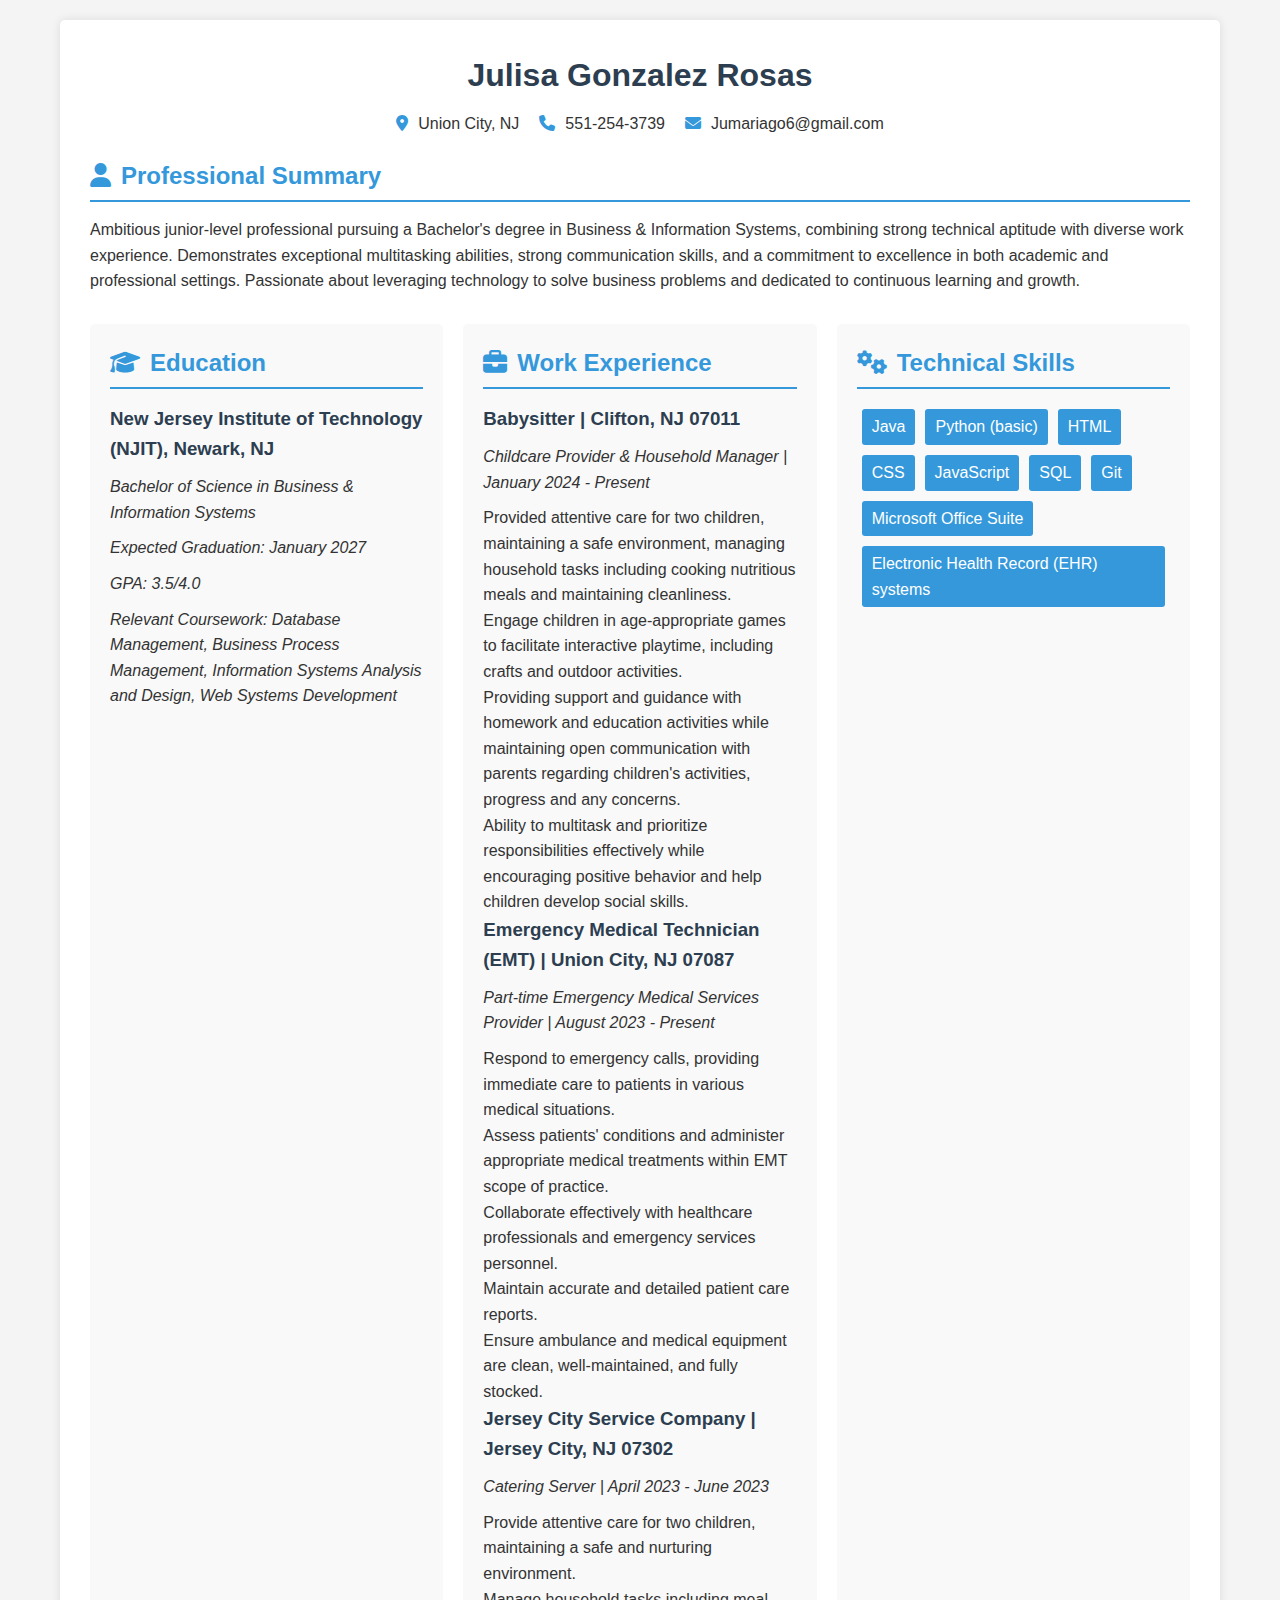
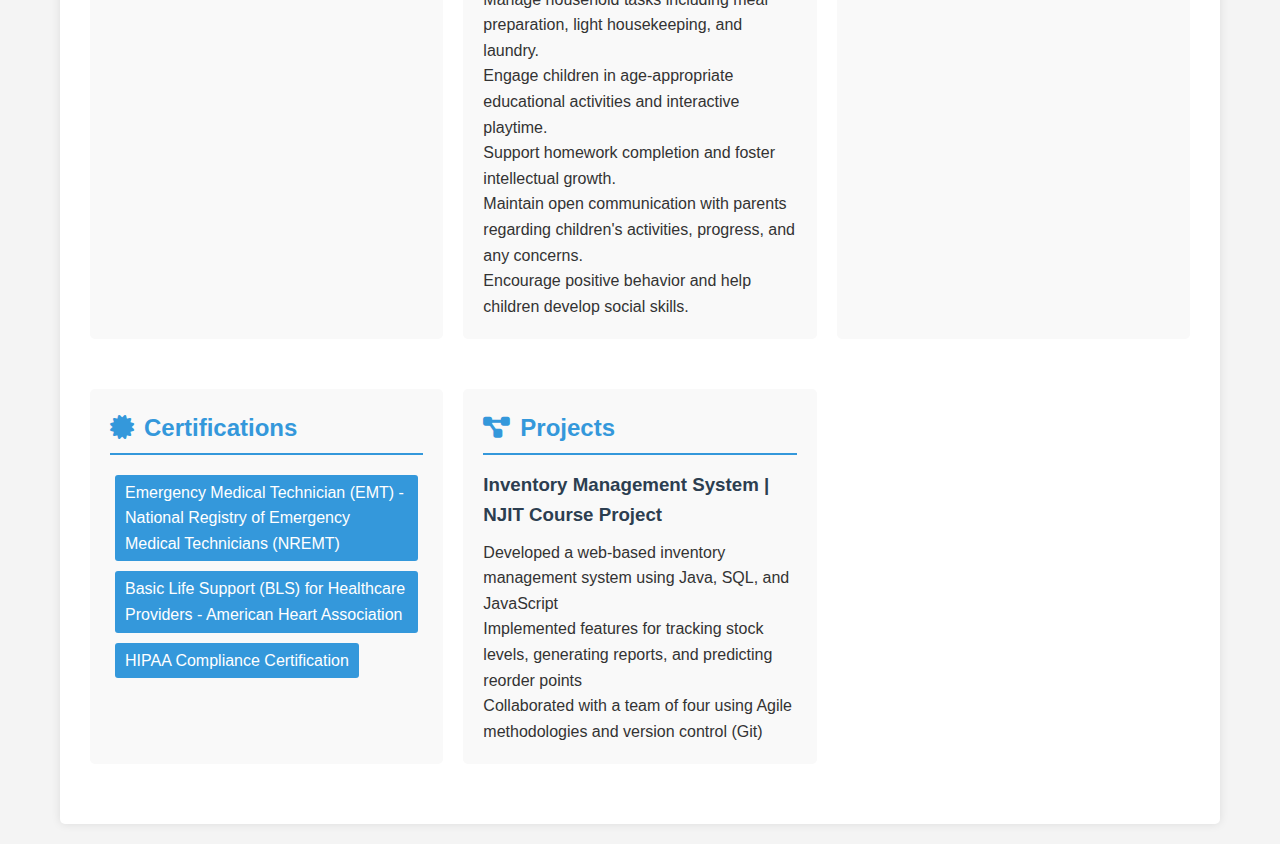
<file: index.html>
<!DOCTYPE html>
<html lang="en">
<head>
    <meta charset="UTF-8">
    <meta name="viewport" content="width=device-width, initial-scale=1.0">
    <title>Julisa Gonzalez Rosas - Resume</title>
    <link rel="stylesheet" href="https://cdnjs.cloudflare.com/ajax/libs/font-awesome/6.4.0/css/all.min.css">
    <style>
        * {
            box-sizing: border-box;
            margin: 0;
            padding: 0;
        }
        body {
            font-family: Arial, sans-serif;
            line-height: 1.6;
            color: #333;
            max-width: 1200px;
            margin: 0 auto;
            padding: 20px;
            background-color: #f4f4f4;
        }
        .container {
            background-color: white;
            padding: 30px;
            border-radius: 5px;
            box-shadow: 0 0 10px rgba(0,0,0,0.1);
        }
        header {
            text-align: center;
            margin-bottom: 20px;
        }
        h1 {
            color: #2c3e50;
            margin-bottom: 10px;
        }
        .contact-info {
            display: flex;
            justify-content: center;
            flex-wrap: wrap;
        }
        .contact-info p {
            margin: 0 10px;
        }
        section {
            margin-bottom: 30px;
        }
        h2 {
            color: #3498db;
            border-bottom: 2px solid #3498db;
            padding-bottom: 5px;
            margin-bottom: 15px;
        }
        ul {
            list-style-type: none;
        }
        .icon {
            margin-right: 10px;
            color: #3498db;
        }
        .grid-container {
            display: grid;
            grid-template-columns: repeat(auto-fit, minmax(300px, 1fr));
            gap: 20px;
        }
        .work-experience, .education, .skills, .certifications, .projects {
            background-color: #f9f9f9;
            padding: 20px;
            border-radius: 5px;
        }
        .work-experience h3, .education h3, .projects h3 {
            color: #2c3e50;
            margin-bottom: 10px;
        }
        .work-experience p, .education p {
            font-style: italic;
            margin-bottom: 10px;
        }
        .skills ul, .certifications ul {
            display: flex;
            flex-wrap: wrap;
        }
        .skills li, .certifications li {
            background-color: #3498db;
            color: white;
            padding: 5px 10px;
            margin: 5px;
            border-radius: 3px;
        }
        @media (max-width: 768px) {
            .container {
                padding: 15px;
            }
            h1 {
                font-size: 24px;
            }
            h2 {
                font-size: 20px;
            }
            .contact-info p {
                margin: 5px 0;
            }
        }
    </style>
</head>
<body>
    <div class="container">
        <header>
            <h1>Julisa Gonzalez Rosas</h1>
            <div class="contact-info">
                <p><i class="fas fa-map-marker-alt icon"></i>Union City, NJ</p>
                <p><i class="fas fa-phone icon"></i>551-254-3739</p>
                <p><i class="fas fa-envelope icon"></i>Jumariago6@gmail.com</p>
            </div>
        </header>

        <section class="professional-summary">
            <h2><i class="fas fa-user icon"></i>Professional Summary</h2>
            <p>Ambitious junior-level professional pursuing a Bachelor's degree in Business & Information Systems, combining strong technical aptitude with diverse work experience. Demonstrates exceptional multitasking abilities, strong communication skills, and a commitment to excellence in both academic and professional settings. Passionate about leveraging technology to solve business problems and dedicated to continuous learning and growth.</p>
        </section>

        <div class="grid-container">
            <section class="education">
                <h2><i class="fas fa-graduation-cap icon"></i>Education</h2>
                <h3>New Jersey Institute of Technology (NJIT), Newark, NJ</h3>
                <p>Bachelor of Science in Business & Information Systems</p>
                <p>Expected Graduation: January 2027</p>
                <p>GPA: 3.5/4.0</p>
                <p>Relevant Coursework: Database Management, Business Process Management, Information Systems Analysis and Design, Web Systems Development</p>
            </section>

            <section class="work-experience">
                <h2><i class="fas fa-briefcase icon"></i>Work Experience</h2>
                <h3>Babysitter | Clifton, NJ 07011</h3>
                <p>Childcare Provider & Household Manager | January 2024 - Present</p>
                <ul>
                    <li>Provided attentive care for two children, maintaining a safe environment, managing household tasks including cooking nutritious meals and maintaining cleanliness.</li>
                    <li>Engage children in age-appropriate games to facilitate interactive playtime, including crafts and outdoor activities.</li>
                    <li>Providing support and guidance with homework and education activities while maintaining open communication with parents regarding children's activities, progress and any concerns.</li>
                    <li>Ability to multitask and prioritize responsibilities effectively while encouraging positive behavior and help children develop social skills.</li>
                </ul>

                <h3>Emergency Medical Technician (EMT) | Union City, NJ 07087</h3>
                <p>Part-time Emergency Medical Services Provider | August 2023 - Present</p>
                <ul>
                    <li>Respond to emergency calls, providing immediate care to patients in various medical situations.</li>
                    <li>Assess patients' conditions and administer appropriate medical treatments within EMT scope of practice.</li>
                    <li>Collaborate effectively with healthcare professionals and emergency services personnel.</li>
                    <li>Maintain accurate and detailed patient care reports.</li>
                    <li>Ensure ambulance and medical equipment are clean, well-maintained, and fully stocked.</li>
                </ul>

                <h3>Jersey City Service Company | Jersey City, NJ 07302</h3>
                <p>Catering Server | April 2023 - June 2023</p>
                <ul>
                    <li>Provide attentive care for two children, maintaining a safe and nurturing environment.</li>
                    <li>Manage household tasks including meal preparation, light housekeeping, and laundry.</li>
                    <li>Engage children in age-appropriate educational activities and interactive playtime.</li>
                    <li>Support homework completion and foster intellectual growth.</li>
                    <li>Maintain open communication with parents regarding children's activities, progress, and any concerns.</li>
                    <li>Encourage positive behavior and help children develop social skills.</li>
                </ul>
            </section>

            <section class="skills">
                <h2><i class="fas fa-cogs icon"></i>Technical Skills</h2>
                <ul>
                    <li>Java</li>
                    <li>Python (basic)</li>
                    <li>HTML</li>
                    <li>CSS</li>
                    <li>JavaScript</li>
                    <li>SQL</li>
                    <li>Git</li>
                    <li>Microsoft Office Suite</li>
                    <li>Electronic Health Record (EHR) systems</li>
                </ul>
            </section>

            <section class="certifications">
                <h2><i class="fas fa-certificate icon"></i>Certifications</h2>
                <ul>
                    <li>Emergency Medical Technician (EMT) - National Registry of Emergency Medical Technicians (NREMT)</li>
                    <li>Basic Life Support (BLS) for Healthcare Providers - American Heart Association</li>
                    <li>HIPAA Compliance Certification</li>
                </ul>
            </section>

            <section class="projects">
                <h2><i class="fas fa-project-diagram icon"></i>Projects</h2>
                <h3>Inventory Management System | NJIT Course Project</h3>
                <ul>
                    <li>Developed a web-based inventory management system using Java, SQL, and JavaScript</li>
                    <li>Implemented features for tracking stock levels, generating reports, and predicting reorder points</li>
                    <li>Collaborated with a team of four using Agile methodologies and version control (Git)</li>
                </ul>
            </section>
        </div>
    </div>
</body>
</html>
</file>
